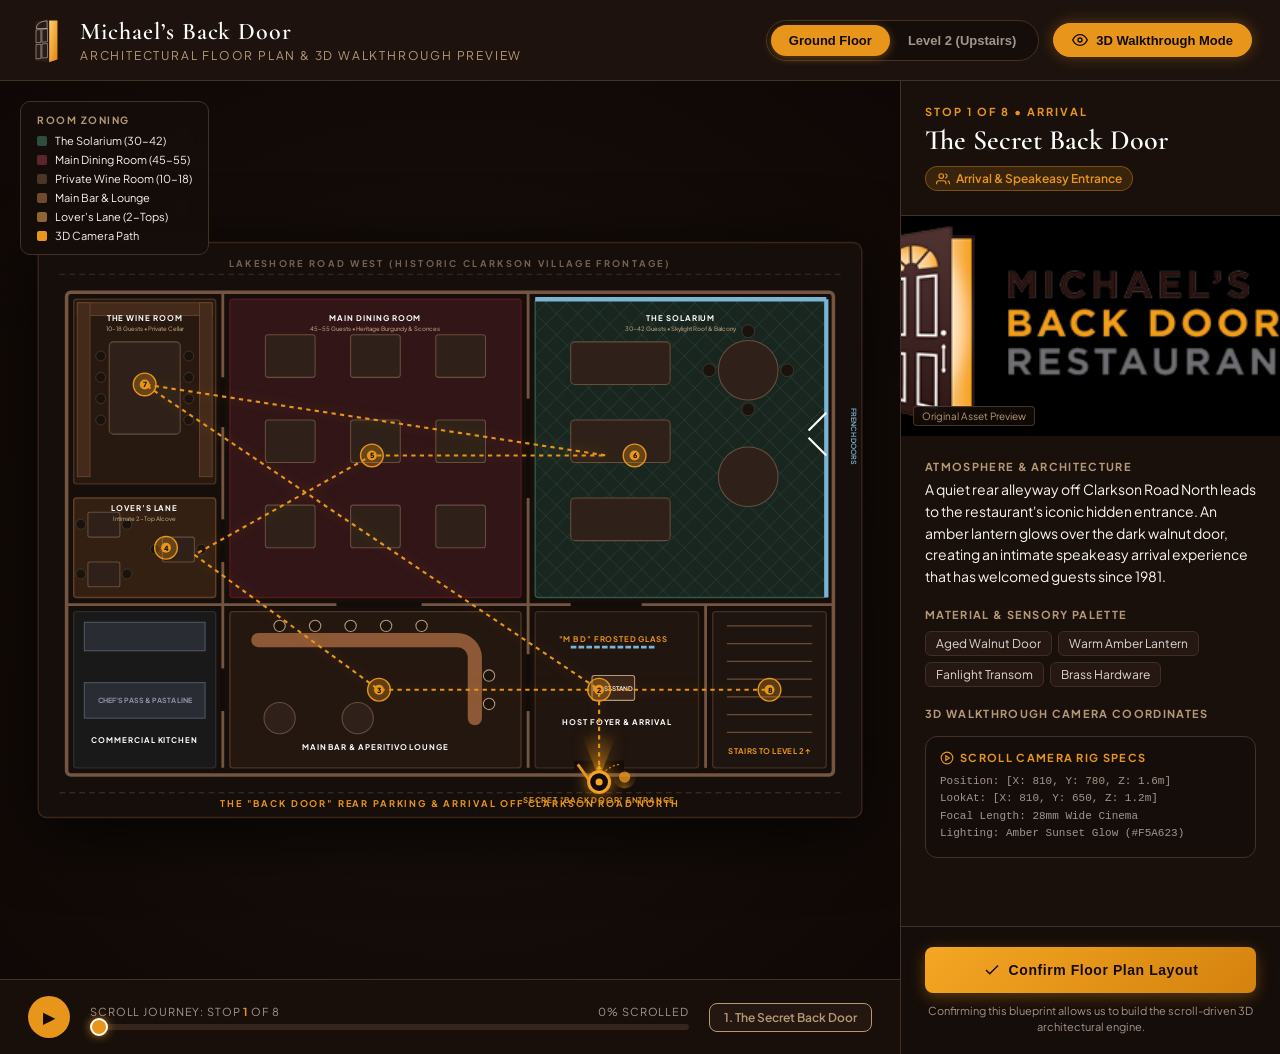
<file: floorplan.html>
<!DOCTYPE html>
<html lang="en">
<head>
  <meta charset="UTF-8">
  <meta name="viewport" content="width=device-width, initial-scale=1.0">
  <title>Michael's Back Door — Interactive Floor Plan & 3D Walkthrough Planner</title>
  <link rel="preconnect" href="https://fonts.googleapis.com">
  <link rel="preconnect" href="https://fonts.gstatic.com" crossorigin>
  <link href="https://fonts.googleapis.com/css2?family=Cormorant+Garamond:ital,wght@0,500;0,600;0,700;1,400;1,600&family=Plus+Jakarta+Sans:wght@300;400;500;600;700&display=swap" rel="stylesheet">
  
  <style>
    :root {
      --espresso: #1f140f;
      --espresso-surface: #2b1d16;
      --espresso-border: #443126;
      --gold-primary: #e7951b;
      --gold-champagne: #b59976;
      --gold-glow: rgba(231, 149, 27, 0.35);
      --alabaster: #f8f4f1;
      --text-muted: #a3958c;
      --charcoal: #141517;
      --charcoal-surface: #1e2023;
      --charcoal-border: #32353a;
      --wine: #691b24;
      --solarium: #2b4c3f;
      --wood: #543926;
    }

    * {
      box-sizing: border-box;
      margin: 0;
      padding: 0;
      -webkit-font-smoothing: antialiased;
    }

    body {
      background: #120b08;
      color: var(--alabaster);
      font-family: 'Plus Jakarta Sans', sans-serif;
      min-height: 100vh;
      display: flex;
      flex-direction: column;
      overflow-x: hidden;
    }

    /* === HEADER === */
    header {
      background: rgba(31, 20, 15, 0.95);
      border-bottom: 1px solid var(--espresso-border);
      backdrop-filter: blur(12px);
      padding: 16px 28px;
      display: flex;
      align-items: center;
      justify-content: space-between;
      position: sticky;
      top: 0;
      z-index: 100;
    }

    .brand-group {
      display: flex;
      align-items: center;
      gap: 16px;
    }

    .brand-icon {
      width: 36px;
      height: 48px;
      display: inline-block;
    }

    .brand-title h1 {
      font-family: 'Cormorant Garamond', serif;
      font-size: 24px;
      font-weight: 600;
      letter-spacing: 0.04em;
      color: #fff;
    }

    .brand-title p {
      font-size: 12px;
      color: var(--gold-champagne);
      letter-spacing: 0.15em;
      text-transform: uppercase;
      margin-top: 2px;
    }

    .header-controls {
      display: flex;
      align-items: center;
      gap: 14px;
    }

    .level-toggle {
      display: flex;
      background: #140d0a;
      border: 1px solid var(--espresso-border);
      border-radius: 30px;
      padding: 4px;
    }

    .level-btn {
      background: transparent;
      border: none;
      color: var(--text-muted);
      padding: 8px 18px;
      border-radius: 20px;
      font-size: 13px;
      font-weight: 600;
      cursor: pointer;
      transition: all 0.25s ease;
    }

    .level-btn.active {
      background: var(--gold-primary);
      color: #120b08;
      box-shadow: 0 2px 10px rgba(231, 149, 27, 0.4);
    }

    .mode-btn {
      background: rgba(181, 153, 118, 0.15);
      border: 1px solid var(--gold-champagne);
      color: var(--gold-champagne);
      padding: 8px 18px;
      border-radius: 30px;
      font-size: 13px;
      font-weight: 600;
      cursor: pointer;
      display: flex;
      align-items: center;
      gap: 8px;
      transition: all 0.25s ease;
    }

    .mode-btn:hover {
      background: var(--gold-champagne);
      color: #120b08;
    }

    .mode-btn.active {
      background: var(--gold-primary);
      border-color: var(--gold-primary);
      color: #120b08;
      box-shadow: 0 0 15px var(--gold-glow);
    }

    /* === MAIN CONTAINER === */
    .app-workspace {
      display: grid;
      grid-template-columns: 1fr 380px;
      flex: 1;
      height: calc(100vh - 81px);
      overflow: hidden;
    }

    /* === FLOOR PLAN CANVAS AREA === */
    .viewport-area {
      position: relative;
      background: radial-gradient(circle at center, #1b120c 0%, #0e0705 100%);
      display: flex;
      flex-direction: column;
      overflow: hidden;
    }

    .blueprint-container {
      flex: 1;
      position: relative;
      display: flex;
      align-items: center;
      justify-content: center;
      padding: 24px;
      overflow: auto;
    }

    svg#blueprint-svg {
      max-width: 100%;
      max-height: 100%;
      filter: drop-shadow(0 15px 35px rgba(0, 0, 0, 0.8));
      user-select: none;
    }

    /* SVG Architectural Styles */
    .arch-wall {
      fill: #221711;
      stroke: #594334;
      stroke-width: 2.5;
    }

    .arch-window {
      stroke: #7bb5d4;
      stroke-width: 2.5;
      stroke-dasharray: 4 2;
    }

    .arch-door-swing {
      stroke: var(--gold-champagne);
      stroke-width: 1.2;
      stroke-dasharray: 3 3;
      fill: none;
    }

    .arch-table {
      fill: #2f2119;
      stroke: #664d3d;
      stroke-width: 1.5;
      transition: all 0.3s ease;
    }

    .arch-chair {
      fill: #1a120d;
      stroke: #523e31;
      stroke-width: 1;
    }

    .room-zone {
      cursor: pointer;
      transition: all 0.3s ease;
      opacity: 0.75;
    }

    .room-zone:hover {
      opacity: 0.95;
      filter: brightness(1.25);
    }

    .room-zone.selected {
      opacity: 1;
      stroke: var(--gold-primary) !important;
      stroke-width: 3.5 !important;
      filter: drop-shadow(0 0 16px rgba(231, 149, 27, 0.6));
    }

    .room-label {
      font-family: 'Plus Jakarta Sans', sans-serif;
      font-size: 11px;
      font-weight: 700;
      letter-spacing: 0.12em;
      fill: #ffffff;
      text-anchor: middle;
      pointer-events: none;
      text-transform: uppercase;
    }

    .room-sublabel {
      font-family: 'Plus Jakarta Sans', sans-serif;
      font-size: 8.5px;
      font-weight: 500;
      fill: var(--gold-champagne);
      text-anchor: middle;
      pointer-events: none;
    }

    /* Camera Walkthrough Elements */
    .walkthrough-path {
      stroke: var(--gold-primary);
      stroke-width: 3;
      stroke-dasharray: 6 6;
      fill: none;
      filter: drop-shadow(0 0 8px var(--gold-glow));
      animation: dashMove 20s linear infinite;
    }

    @keyframes dashMove {
      to {
        stroke-dashoffset: -1000;
      }
    }

    .camera-avatar {
      filter: drop-shadow(0 0 12px rgba(231, 149, 27, 0.9));
      transition: transform 0.4s cubic-bezier(0.16, 1, 0.3, 1);
    }

    .camera-cone {
      fill: url(#cameraBeam);
      opacity: 0.85;
      pointer-events: none;
    }

    .camera-waypoint {
      cursor: pointer;
      transition: all 0.25s ease;
    }

    .camera-waypoint:hover circle.wp-outer {
      transform: scale(1.3);
      fill: var(--gold-primary);
    }

    /* === BOTTOM SCROLL SIMULATOR BAR === */
    .scroll-sim-bar {
      background: rgba(26, 17, 12, 0.92);
      border-top: 1px solid var(--espresso-border);
      padding: 16px 28px;
      display: flex;
      align-items: center;
      gap: 20px;
      backdrop-filter: blur(8px);
      z-index: 20;
    }

    .sim-play-btn {
      width: 42px;
      height: 42px;
      border-radius: 50%;
      background: var(--gold-primary);
      border: none;
      color: #120b08;
      font-size: 16px;
      display: flex;
      align-items: center;
      justify-content: center;
      cursor: pointer;
      flex-shrink: 0;
      transition: all 0.2s ease;
    }

    .sim-play-btn:hover {
      transform: scale(1.06);
      box-shadow: 0 0 18px var(--gold-glow);
    }

    .slider-group {
      flex: 1;
      display: flex;
      flex-direction: column;
      gap: 6px;
    }

    .slider-labels {
      display: flex;
      justify-content: space-between;
      font-size: 11px;
      color: var(--text-muted);
      text-transform: uppercase;
      letter-spacing: 0.08em;
    }

    .scroll-slider {
      width: 100%;
      height: 6px;
      -webkit-appearance: none;
      background: #36251c;
      border-radius: 4px;
      outline: none;
      cursor: pointer;
    }

    .scroll-slider::-webkit-slider-thumb {
      -webkit-appearance: none;
      width: 18px;
      height: 18px;
      border-radius: 50%;
      background: var(--gold-primary);
      cursor: pointer;
      box-shadow: 0 0 10px rgba(231, 149, 27, 0.8);
      border: 2px solid #fff;
      transition: transform 0.15s ease;
    }

    .scroll-slider::-webkit-slider-thumb:hover {
      transform: scale(1.2);
    }

    .current-stop-badge {
      background: #241610;
      border: 1px solid var(--gold-champagne);
      border-radius: 8px;
      padding: 6px 14px;
      font-size: 12px;
      font-weight: 600;
      color: var(--gold-champagne);
      white-space: nowrap;
    }

    /* === SIDEBAR INSPECTOR DRAWER === */
    .sidebar-drawer {
      background: #19100b;
      border-left: 1px solid var(--espresso-border);
      display: flex;
      flex-direction: column;
      overflow-y: auto;
      z-index: 50;
    }

    .drawer-header {
      padding: 24px;
      border-bottom: 1px solid var(--espresso-border);
      position: relative;
    }

    .room-kicker {
      font-size: 11px;
      font-weight: 700;
      text-transform: uppercase;
      letter-spacing: 0.18em;
      color: var(--gold-primary);
      margin-bottom: 6px;
    }

    .drawer-header h2 {
      font-family: 'Cormorant Garamond', serif;
      font-size: 28px;
      font-weight: 600;
      line-height: 1.15;
      color: #fff;
    }

    .capacity-badge {
      display: inline-flex;
      align-items: center;
      gap: 6px;
      background: rgba(231, 149, 27, 0.15);
      border: 1px solid rgba(231, 149, 27, 0.4);
      color: var(--gold-primary);
      padding: 4px 10px;
      border-radius: 20px;
      font-size: 12px;
      font-weight: 600;
      margin-top: 10px;
    }

    /* Drawer Media Preview */
    .drawer-media {
      position: relative;
      height: 220px;
      background: #000;
      overflow: hidden;
    }

    .drawer-media img {
      width: 100%;
      height: 100%;
      object-fit: cover;
      transition: transform 0.6s ease;
    }

    .drawer-media:hover img {
      transform: scale(1.05);
    }

    .media-badge {
      position: absolute;
      bottom: 10px;
      left: 12px;
      background: rgba(18, 11, 8, 0.85);
      backdrop-filter: blur(6px);
      padding: 3px 8px;
      border-radius: 4px;
      font-size: 10px;
      color: var(--gold-champagne);
      border: 1px solid rgba(181, 153, 118, 0.3);
    }

    /* Drawer Content Sections */
    .drawer-body {
      padding: 24px;
      display: flex;
      flex-direction: column;
      gap: 20px;
    }

    .spec-block {
      display: flex;
      flex-direction: column;
      gap: 6px;
    }

    .spec-label {
      font-size: 11px;
      font-weight: 700;
      text-transform: uppercase;
      letter-spacing: 0.12em;
      color: var(--gold-champagne);
    }

    .spec-value {
      font-size: 14px;
      color: var(--alabaster);
      line-height: 1.55;
    }

    .chips-group {
      display: flex;
      flex-wrap: wrap;
      gap: 6px;
      margin-top: 4px;
    }

    .chip {
      background: #251812;
      border: 1px solid #422d21;
      padding: 4px 10px;
      border-radius: 6px;
      font-size: 12px;
      color: #dfd7d2;
    }

    /* 3D Walkthrough Viewport Simulation Box */
    .walkthrough-sim-box {
      background: #140d0a;
      border: 1px solid var(--espresso-border);
      border-radius: 12px;
      padding: 14px;
      margin-top: 10px;
    }

    .sim-box-title {
      font-size: 11px;
      font-weight: 700;
      color: var(--gold-primary);
      text-transform: uppercase;
      letter-spacing: 0.12em;
      margin-bottom: 8px;
      display: flex;
      align-items: center;
      gap: 6px;
    }

    .camera-coords {
      font-family: monospace;
      font-size: 11px;
      color: var(--text-muted);
      line-height: 1.6;
    }

    /* Confirm Action Footer */
    .drawer-footer {
      padding: 20px 24px;
      border-top: 1px solid var(--espresso-border);
      background: #150d09;
      margin-top: auto;
      display: flex;
      flex-direction: column;
      gap: 10px;
    }

    .confirm-btn {
      background: linear-gradient(135deg, #f5a623 0%, #d4820e 100%);
      color: #120b08;
      border: none;
      padding: 14px;
      border-radius: 8px;
      font-weight: 700;
      font-size: 14px;
      cursor: pointer;
      display: flex;
      align-items: center;
      justify-content: center;
      gap: 8px;
      letter-spacing: 0.04em;
      transition: all 0.25s ease;
      box-shadow: 0 4px 16px rgba(231, 149, 27, 0.35);
    }

    .confirm-btn:hover {
      transform: translateY(-2px);
      box-shadow: 0 6px 22px rgba(231, 149, 27, 0.55);
    }

    .feedback-note {
      font-size: 11px;
      color: var(--text-muted);
      text-align: center;
      line-height: 1.4;
    }

    /* Legend Overlay */
    .legend-overlay {
      position: absolute;
      top: 20px;
      left: 20px;
      background: rgba(22, 14, 10, 0.9);
      border: 1px solid var(--espresso-border);
      border-radius: 10px;
      padding: 12px 16px;
      backdrop-filter: blur(8px);
      display: flex;
      flex-direction: column;
      gap: 6px;
      z-index: 10;
      pointer-events: none;
    }

    .legend-title {
      font-size: 10px;
      font-weight: 700;
      letter-spacing: 0.15em;
      text-transform: uppercase;
      color: var(--gold-champagne);
      margin-bottom: 2px;
    }

    .legend-item {
      display: flex;
      align-items: center;
      gap: 8px;
      font-size: 11px;
      color: var(--alabaster);
    }

    .legend-color {
      width: 10px;
      height: 10px;
      border-radius: 2px;
    }

    /* Modal dialog for confirmation */
    .confirm-modal {
      display: none;
      position: fixed;
      inset: 0;
      background: rgba(0, 0, 0, 0.85);
      backdrop-filter: blur(10px);
      z-index: 1000;
      align-items: center;
      justify-content: center;
      padding: 20px;
    }

    .confirm-modal.open {
      display: flex;
    }

    .modal-box {
      background: #1f140f;
      border: 1px solid var(--gold-champagne);
      border-radius: 16px;
      max-width: 520px;
      width: 100%;
      padding: 32px;
      box-shadow: 0 25px 60px rgba(0, 0, 0, 0.9);
      position: relative;
    }

    .modal-box h3 {
      font-family: 'Cormorant Garamond', serif;
      font-size: 28px;
      color: #fff;
      margin-bottom: 8px;
    }

    .modal-box p {
      font-size: 14px;
      color: #ccc;
      line-height: 1.6;
      margin-bottom: 20px;
    }

    .modal-close {
      position: absolute;
      top: 18px;
      right: 18px;
      background: transparent;
      border: none;
      color: var(--text-muted);
      font-size: 20px;
      cursor: pointer;
    }
  </style>
</head>
<body>

  <!-- Top Navigation & Controls -->
  <header>
    <div class="brand-group">
      <svg class="brand-icon" viewBox="0 0 160 260" fill="none">
        <polygon points="96,25 142,25 142,235 96,250" fill="url(#hdrDoorGlow)" />
        <polygon points="18,25 96,15 96,255 18,245" fill="#2B1B15" stroke="#150C09" stroke-width="2" />
        <path d="M28,68 C28,40 50,30 86,26 L86,68 Z" fill="none" stroke="#FFFFFF" stroke-width="3" opacity="0.9" />
        <polygon points="26,76 52,73 52,143 26,145" fill="none" stroke="#FFFFFF" stroke-width="2.5" opacity="0.85" />
        <polygon points="58,72 88,69 88,139 58,142" fill="none" stroke="#FFFFFF" stroke-width="2.5" opacity="0.85" />
        <polygon points="26,155 52,153 52,230 26,233" fill="none" stroke="#FFFFFF" stroke-width="2.5" opacity="0.85" />
        <polygon points="58,152 88,149 88,225 58,228" fill="none" stroke="#FFFFFF" stroke-width="2.5" opacity="0.85" />
        <defs>
          <linearGradient id="hdrDoorGlow" x1="0" y1="0" x2="1" y2="1">
            <stop offset="0%" stop-color="#FFD074"/>
            <stop offset="100%" stop-color="#E28308"/>
          </linearGradient>
        </defs>
      </svg>
      <div class="brand-title">
        <h1>Michael’s Back Door</h1>
        <p>Architectural Floor Plan & 3D Walkthrough Preview</p>
      </div>
    </div>

    <div class="header-controls">
      <div class="level-toggle">
        <button class="level-btn active" id="btn-lvl-1" onclick="switchLevel(1)">Ground Floor</button>
        <button class="level-btn" id="btn-lvl-2" onclick="switchLevel(2)">Level 2 (Upstairs)</button>
      </div>
      <button class="mode-btn active" id="btn-walkthrough-mode" onclick="toggleWalkthroughMode()">
        <svg width="16" height="16" viewBox="0 0 24 24" fill="none" stroke="currentColor" stroke-width="2"><path d="M1 12s4-8 11-8 11 8 11 8-4 8-11 8-11-8-11-8z"/><circle cx="12" cy="12" r="3"/></svg>
        3D Walkthrough Mode
      </button>
    </div>
  </header>

  <!-- Workspace Container -->
  <div class="app-workspace">

    <!-- Viewport Area -->
    <div class="viewport-area">

      <!-- Map Legend -->
      <div class="legend-overlay">
        <span class="legend-title">Room Zoning</span>
        <div class="legend-item"><span class="legend-color" style="background:#2c4e3f;"></span> The Solarium (30-42)</div>
        <div class="legend-item"><span class="legend-color" style="background:#5c242b;"></span> Main Dining Room (45-55)</div>
        <div class="legend-item"><span class="legend-color" style="background:#4b3524;"></span> Private Wine Room (10-18)</div>
        <div class="legend-item"><span class="legend-color" style="background:#704b2b;"></span> Main Bar & Lounge</div>
        <div class="legend-item"><span class="legend-color" style="background:#8f6534;"></span> Lover's Lane (2-Tops)</div>
        <div class="legend-item"><span class="legend-color" style="background:var(--gold-primary);"></span> 3D Camera Path</div>
      </div>

      <!-- Blueprint SVG Canvas -->
      <div class="blueprint-container" id="blueprint-wrapper">

        <!-- GROUND FLOOR SVG -->
        <svg id="blueprint-svg" viewBox="0 0 1200 850" width="1200" height="850">
          <defs>
            <!-- Camera Light Field Gradient -->
            <radialGradient id="cameraBeam" cx="50%" cy="100%" r="90%">
              <stop offset="0%" stop-color="#F5A623" stop-opacity="0.8" />
              <stop offset="40%" stop-color="#E7951B" stop-opacity="0.35" />
              <stop offset="100%" stop-color="#D4820E" stop-opacity="0" />
            </radialGradient>

            <pattern id="solariumGlassPattern" width="30" height="30" patternUnits="userSpaceOnUse">
              <rect width="30" height="30" fill="#1b2f28" />
              <path d="M 0,0 L 30,30 M 30,0 L 0,30" stroke="#2e5344" stroke-width="1" />
            </pattern>

            <pattern id="woodSlatPattern" width="8" height="20" patternUnits="userSpaceOnUse">
              <rect width="8" height="20" fill="#2b1a11" />
              <line x1="0" y1="0" x2="0" y2="20" stroke="#4a3122" stroke-width="2" />
            </pattern>
            
            <pattern id="herringbonePattern" width="20" height="20" patternUnits="userSpaceOnUse">
              <rect width="20" height="20" fill="#20150e" />
              <line x1="0" y1="0" x2="20" y2="20" stroke="#362318" stroke-width="1.2" />
              <line x1="0" y1="20" x2="20" y2="0" stroke="#362318" stroke-width="1.2" />
            </pattern>
          </defs>

          <!-- Outer Site Boundary / Clarkson Village Frontage & Rear Alley -->
          <rect x="20" y="20" width="1160" height="810" fill="#160e0a" stroke="#38251a" stroke-width="2" rx="12" />

          <!-- Street & Rear Alley Annotations -->
          <text x="600" y="55" fill="#756254" font-size="13" font-weight="700" letter-spacing="0.25em" text-anchor="middle">LAKESHORE ROAD WEST (HISTORIC CLARKSON VILLAGE FRONTAGE)</text>
          <line x1="50" y1="65" x2="1150" y2="65" stroke="#38251a" stroke-width="1.5" stroke-dasharray="8 6" />

          <text x="600" y="815" fill="#e7951b" font-size="13" font-weight="700" letter-spacing="0.2em" text-anchor="middle">THE "BACK DOOR" REAR PARKING & ARRIVAL OFF CLARKSON ROAD NORTH</text>
          <line x1="50" y1="795" x2="1150" y2="795" stroke="#4a3122" stroke-width="1.5" stroke-dasharray="8 6" />

          <!-- GROUND FLOOR PLAN GROUP -->
          <g id="ground-floor-plan">
            
            <!-- Floor Finish Bases -->
            <!-- 1. The Solarium Room Area -->
            <rect id="zone-solarium" class="room-zone" x="720" y="100" width="410" height="420" fill="url(#solariumGlassPattern)" stroke="#3f6e5a" stroke-width="2" rx="4" onclick="selectRoom('solarium')" />
            
            <!-- 2. Main Dining Room Area -->
            <rect id="zone-main-dining" class="room-zone" x="290" y="100" width="410" height="420" fill="#3a181c" stroke="#691b24" stroke-width="2" rx="4" onclick="selectRoom('main-dining')" />

            <!-- 3. The Wine Room -->
            <rect id="zone-wine-room" class="room-zone" x="70" y="100" width="200" height="260" fill="#2d1c12" stroke="#5a3d28" stroke-width="2" rx="4" onclick="selectRoom('wine-room')" />

            <!-- 4. Lover's Lane Romantic Alcove -->
            <rect id="zone-lovers-lane" class="room-zone" x="70" y="380" width="200" height="140" fill="#3d2616" stroke="#7a4f2f" stroke-width="2" rx="4" onclick="selectRoom('lovers-lane')" />

            <!-- 5. Main Bar & Lounge Area -->
            <rect id="zone-bar" class="room-zone" x="290" y="540" width="410" height="220" fill="#291a12" stroke="#61412c" stroke-width="2" rx="4" onclick="selectRoom('bar')" />

            <!-- 6. Host Foyer & Monogram Threshold -->
            <rect id="zone-foyer" class="room-zone" x="720" y="540" width="230" height="220" fill="#241811" stroke="#4d3423" stroke-width="2" rx="4" onclick="selectRoom('foyer')" />

            <!-- 7. Kitchen & Pass (Back of House) -->
            <rect id="zone-kitchen" class="room-zone" x="70" y="540" width="200" height="220" fill="#1b1d20" stroke="#33373e" stroke-width="2" rx="4" onclick="selectRoom('kitchen')" />

            <!-- 8. Staircase to Level 2 (Upstairs at Michael's) -->
            <rect id="zone-stairs" class="room-zone" x="970" y="540" width="160" height="220" fill="#221813" stroke="#523927" stroke-width="2" rx="4" onclick="selectRoom('stairs')" />

            <!-- ARCHITECTURAL WALLS & STRUCTURE -->
            <!-- Main Outer Structural Walls -->
            <rect x="60" y="90" width="1080" height="680" fill="none" stroke="#735541" stroke-width="5" rx="6" />

            <!-- Interior Partition Walls -->
            <!-- Horizontal main spine wall -->
            <line x1="60" y1="530" x2="1140" y2="530" stroke="#735541" stroke-width="4" />
            <!-- Openings in spine wall -->
            <line x1="440" y1="530" x2="560" y2="530" stroke="#120b08" stroke-width="6" /> <!-- Bar to Dining opening -->
            <line x1="770" y1="530" x2="870" y2="530" stroke="#120b08" stroke-width="6" /> <!-- Foyer to Solarium opening -->

            <!-- Vertical dividing walls -->
            <line x1="280" y1="90" x2="280" y2="760" stroke="#735541" stroke-width="4" />
            <line x1="280" y1="210" x2="280" y2="280" stroke="#120b08" stroke-width="6" /> <!-- Wine room door -->
            <line x1="280" y1="410" x2="280" y2="470" stroke="#120b08" stroke-width="6" /> <!-- Lover's lane door -->
            <line x1="280" y1="620" x2="280" y2="680" stroke="#120b08" stroke-width="6" /> <!-- Kitchen pass opening -->

            <line x1="710" y1="90" x2="710" y2="760" stroke="#735541" stroke-width="4" />
            <line x1="710" y1="240" x2="710" y2="380" stroke="#120b08" stroke-width="6" /> <!-- Dining to Solarium archway -->
            <line x1="710" y1="600" x2="710" y2="680" stroke="#120b08" stroke-width="6" /> <!-- Foyer to Bar entrance -->

            <line x1="960" y1="530" x2="960" y2="760" stroke="#735541" stroke-width="4" />

            <!-- The Iconic Secret Back Door Entrance Element -->
            <g id="backdoor-entrance-mark" transform="translate(810, 755)">
              <!-- Door frame threshold opening -->
              <rect x="-35" y="-5" width="70" height="15" fill="#120b08" />
              <!-- Swinging Door Leaf -->
              <line x1="-30" y1="0" x2="-5" y2="35" stroke="#e7951b" stroke-width="4" />
              <path d="M -5,35 A 40 40 0 0 1 30,0" fill="none" stroke="#e7951b" stroke-width="1.5" stroke-dasharray="3 3" />
              <!-- Glowing lantern -->
              <circle cx="36" cy="18" r="8" fill="#e7951b" opacity="0.8" />
              <circle cx="36" cy="18" r="16" fill="url(#cameraBeam)" opacity="0.5" />
              <text x="0" y="55" fill="#e7951b" font-size="11" font-weight="700" letter-spacing="0.1em" text-anchor="middle">SECRET "BACK DOOR" ENTRANCE</text>
            </g>

            <!-- Solarium Architectural Windows & French Doors -->
            <!-- Atrium Skylight Grid indicator -->
            <line x1="720" y1="100" x2="1130" y2="100" stroke="#7bb5d4" stroke-width="6" />
            <line x1="1130" y1="100" x2="1130" y2="520" stroke="#7bb5d4" stroke-width="6" />
            <!-- French Doors to Balcony -->
            <g transform="translate(1130, 290)">
              <line x1="0" y1="-30" x2="-25" y2="-5" stroke="#fff" stroke-width="3" />
              <line x1="0" y1="30" x2="-25" y2="5" stroke="#fff" stroke-width="3" />
              <text x="35" y="4" fill="#7bb5d4" font-size="10" font-weight="600" text-anchor="middle" transform="rotate(90, 35, 4)">FRENCH DOORS</text>
            </g>

            <!-- FURNITURE & FIXTURES DETAIL -->
            <!-- 1. The Solarium Layout -->
            <!-- Large banquet tables & rounds -->
            <g id="solarium-tables">
              <rect class="arch-table" x="770" y="160" width="140" height="60" rx="6" />
              <rect class="arch-table" x="770" y="270" width="140" height="60" rx="6" />
              <rect class="arch-table" x="770" y="380" width="140" height="60" rx="6" />
              <circle class="arch-table" cx="1020" cy="200" r="42" />
              <circle class="arch-table" cx="1020" cy="350" r="42" />
              <!-- chairs around round table -->
              <circle class="arch-chair" cx="1020" cy="145" r="9" />
              <circle class="arch-chair" cx="1020" cy="255" r="9" />
              <circle class="arch-chair" cx="965" cy="200" r="9" />
              <circle class="arch-chair" cx="1075" cy="200" r="9" />
            </g>

            <!-- 2. Main Dining Room Layout -->
            <g id="main-dining-tables">
              <!-- Central 4-top tables -->
              <rect class="arch-table" x="340" y="150" width="70" height="60" rx="4" />
              <rect class="arch-table" x="460" y="150" width="70" height="60" rx="4" />
              <rect class="arch-table" x="580" y="150" width="70" height="60" rx="4" />

              <rect class="arch-table" x="340" y="270" width="70" height="60" rx="4" />
              <rect class="arch-table" x="460" y="270" width="70" height="60" rx="4" />
              <rect class="arch-table" x="580" y="270" width="70" height="60" rx="4" />

              <rect class="arch-table" x="340" y="390" width="70" height="60" rx="4" />
              <rect class="arch-table" x="460" y="390" width="70" height="60" rx="4" />
              <rect class="arch-table" x="580" y="390" width="70" height="60" rx="4" />
            </g>

            <!-- 3. The Wine Room Layout -->
            <g id="wine-room-fixtures">
              <!-- Perimeter wine racks -->
              <rect x="75" y="105" width="190" height="18" fill="#442a1b" stroke="#734e35" stroke-width="1" />
              <rect x="75" y="105" width="18" height="245" fill="#442a1b" stroke="#734e35" stroke-width="1" />
              <rect x="247" y="105" width="18" height="245" fill="#442a1b" stroke="#734e35" stroke-width="1" />
              <!-- Central Grand Tasting Table -->
              <rect class="arch-table" x="120" y="160" width="100" height="130" rx="6" />
              <!-- Tasting chairs -->
              <circle class="arch-chair" cx="108" cy="180" r="7" />
              <circle class="arch-chair" cx="108" cy="210" r="7" />
              <circle class="arch-chair" cx="108" cy="240" r="7" />
              <circle class="arch-chair" cx="108" cy="270" r="7" />
              <circle class="arch-chair" cx="232" cy="180" r="7" />
              <circle class="arch-chair" cx="232" cy="210" r="7" />
              <circle class="arch-chair" cx="232" cy="240" r="7" />
              <circle class="arch-chair" cx="232" cy="270" r="7" />
            </g>

            <!-- 4. Lover's Lane Layout -->
            <g id="lovers-lane-fixtures">
              <!-- 3 intimate 2-top banquettes with dividers -->
              <rect class="arch-table" x="90" y="400" width="45" height="35" rx="3" />
              <circle class="arch-chair" cx="80" cy="417" r="7" />
              <circle class="arch-chair" cx="145" cy="417" r="7" />

              <rect class="arch-table" x="90" y="470" width="45" height="35" rx="3" />
              <circle class="arch-chair" cx="80" cy="487" r="7" />
              <circle class="arch-chair" cx="145" cy="487" r="7" />

              <rect class="arch-table" x="195" y="435" width="45" height="35" rx="3" />
              <circle class="arch-chair" cx="185" cy="452" r="7" />
              <circle class="arch-chair" cx="250" cy="452" r="7" />
            </g>

            <!-- 5. Main Bar & Lounge Layout -->
            <g id="bar-fixtures">
              <!-- Mahogany Bar Counter -->
              <path d="M 330,580 L 610,580 A 25 25 0 0 1 635,605 L 635,690" fill="none" stroke="#8c5835" stroke-width="20" stroke-linecap="round" />
              <!-- Bar Stools -->
              <circle cx="360" cy="560" r="8" fill="#1b120c" stroke="#b59976" stroke-width="1.5" />
              <circle cx="410" cy="560" r="8" fill="#1b120c" stroke="#b59976" stroke-width="1.5" />
              <circle cx="460" cy="560" r="8" fill="#1b120c" stroke="#b59976" stroke-width="1.5" />
              <circle cx="510" cy="560" r="8" fill="#1b120c" stroke="#b59976" stroke-width="1.5" />
              <circle cx="560" cy="560" r="8" fill="#1b120c" stroke="#b59976" stroke-width="1.5" />
              <circle cx="655" cy="630" r="8" fill="#1b120c" stroke="#b59976" stroke-width="1.5" />
              <circle cx="655" cy="670" r="8" fill="#1b120c" stroke="#b59976" stroke-width="1.5" />
              <!-- Cocktail tables -->
              <circle class="arch-table" cx="360" cy="690" r="22" />
              <circle class="arch-table" cx="470" cy="690" r="22" />
            </g>

            <!-- 6. Foyer & Monogram Glass Wall -->
            <g id="foyer-fixtures">
              <!-- Frosted Glass Monogram Wall -->
              <line x1="770" y1="590" x2="890" y2="590" stroke="#7bb5d4" stroke-width="4" stroke-dasharray="8 3" />
              <text x="830" y="583" fill="#e7951b" font-size="11" font-weight="700" letter-spacing="0.1em" text-anchor="middle">"M B D" FROSTED GLASS</text>
              <!-- Host Podium -->
              <rect x="800" y="630" width="60" height="35" rx="3" fill="#3a251a" stroke="#b59976" stroke-width="1.5" />
              <text x="830" y="652" fill="#fff" font-size="9" font-weight="600" text-anchor="middle">HOST STAND</text>
            </g>

            <!-- 7. Kitchen Hot Line & Pass -->
            <g id="kitchen-fixtures">
              <rect x="85" y="555" width="170" height="40" fill="#292c33" stroke="#505663" stroke-width="1.5" />
              <rect x="85" y="640" width="170" height="50" fill="#292c33" stroke="#505663" stroke-width="1.5" />
              <text x="170" y="668" fill="#8d94a5" font-size="10" font-weight="700" text-anchor="middle">CHEF'S PASS & PASTA LINE</text>
            </g>

            <!-- 8. Staircase to Level 2 Detail -->
            <g id="stairs-fixtures">
              <!-- Treads -->
              <line x1="990" y1="560" x2="1110" y2="560" stroke="#6b4c37" stroke-width="2" />
              <line x1="990" y1="585" x2="1110" y2="585" stroke="#6b4c37" stroke-width="2" />
              <line x1="990" y1="610" x2="1110" y2="610" stroke="#6b4c37" stroke-width="2" />
              <line x1="990" y1="635" x2="1110" y2="635" stroke="#6b4c37" stroke-width="2" />
              <line x1="990" y1="660" x2="1110" y2="660" stroke="#6b4c37" stroke-width="2" />
              <line x1="990" y1="685" x2="1110" y2="685" stroke="#6b4c37" stroke-width="2" />
              <line x1="990" y1="710" x2="1110" y2="710" stroke="#6b4c37" stroke-width="2" />
              <text x="1050" y="740" fill="#e7951b" font-size="11" font-weight="700" letter-spacing="0.05em" text-anchor="middle">STAIRS TO LEVEL 2 ↑</text>
            </g>

            <!-- TEXT LABELS OVER ROOMS -->
            <g id="room-labels-g">
              <!-- Solarium -->
              <text class="room-label" x="925" y="130">The Solarium</text>
              <text class="room-sublabel" x="925" y="145">30–42 Guests • Skylight Roof & Balcony</text>

              <!-- Main Dining Room -->
              <text class="room-label" x="495" y="130">Main Dining Room</text>
              <text class="room-sublabel" x="495" y="145">45–55 Guests • Heritage Burgundy & Sconces</text>

              <!-- Wine Room -->
              <text class="room-label" x="170" y="130">The Wine Room</text>
              <text class="room-sublabel" x="170" y="145">10–18 Guests • Private Cellar</text>

              <!-- Lover's Lane -->
              <text class="room-label" x="170" y="398">Lover’s Lane</text>
              <text class="room-sublabel" x="170" y="412">Intimate 2-Top Alcove</text>

              <!-- Main Bar -->
              <text class="room-label" x="495" y="735">Main Bar & Aperitivo Lounge</text>

              <!-- Foyer -->
              <text class="room-label" x="835" y="700">Host Foyer & Arrival</text>

              <!-- Kitchen -->
              <text class="room-label" x="170" y="725" fill="#8d94a5">Commercial Kitchen</text>
            </g>

            <!-- 3D WALKTHROUGH PATH & WAYPOINTS OVERLAY -->
            <g id="walkthrough-layer">
              <!-- SVG Path connecting Stop 1 through Stop 8 -->
              <path id="camera-flight-path" class="walkthrough-path" d="
                M 810,780 
                L 810,650 
                L 740,650 
                L 500,650 
                L 240,460 
                L 490,320 
                L 820,320 
                L 170,220 
                L 810,650 
                L 1050,650
              " />

              <!-- Waypoints (Stops 1 to 8) -->
              <!-- Stop 1: Back Door Arrival -->
              <g class="camera-waypoint" transform="translate(810, 780)" onclick="goToStop(1)">
                <circle class="wp-outer" r="16" fill="rgba(231,149,27,0.3)" stroke="#e7951b" stroke-width="2" />
                <circle r="7" fill="#e7951b" />
                <text y="4" fill="#120b08" font-size="10" font-weight="800" text-anchor="middle">1</text>
              </g>

              <!-- Stop 2: Host Foyer & Monogram -->
              <g class="camera-waypoint" transform="translate(810, 650)" onclick="goToStop(2)">
                <circle class="wp-outer" r="16" fill="rgba(231,149,27,0.3)" stroke="#e7951b" stroke-width="2" />
                <circle r="7" fill="#e7951b" />
                <text y="4" fill="#120b08" font-size="10" font-weight="800" text-anchor="middle">2</text>
              </g>

              <!-- Stop 3: Main Bar & Lounge -->
              <g class="camera-waypoint" transform="translate(500, 650)" onclick="goToStop(3)">
                <circle class="wp-outer" r="16" fill="rgba(231,149,27,0.3)" stroke="#e7951b" stroke-width="2" />
                <circle r="7" fill="#e7951b" />
                <text y="4" fill="#120b08" font-size="10" font-weight="800" text-anchor="middle">3</text>
              </g>

              <!-- Stop 4: Lover's Lane Alcove -->
              <g class="camera-waypoint" transform="translate(200, 450)" onclick="goToStop(4)">
                <circle class="wp-outer" r="16" fill="rgba(231,149,27,0.3)" stroke="#e7951b" stroke-width="2" />
                <circle r="7" fill="#e7951b" />
                <text y="4" fill="#120b08" font-size="10" font-weight="800" text-anchor="middle">4</text>
              </g>

              <!-- Stop 5: Main Dining Room -->
              <g class="camera-waypoint" transform="translate(490, 320)" onclick="goToStop(5)">
                <circle class="wp-outer" r="16" fill="rgba(231,149,27,0.3)" stroke="#e7951b" stroke-width="2" />
                <circle r="7" fill="#e7951b" />
                <text y="4" fill="#120b08" font-size="10" font-weight="800" text-anchor="middle">5</text>
              </g>

              <!-- Stop 6: The Solarium -->
              <g class="camera-waypoint" transform="translate(860, 320)" onclick="goToStop(6)">
                <circle class="wp-outer" r="16" fill="rgba(231,149,27,0.3)" stroke="#e7951b" stroke-width="2" />
                <circle r="7" fill="#e7951b" />
                <text y="4" fill="#120b08" font-size="10" font-weight="800" text-anchor="middle">6</text>
              </g>

              <!-- Stop 7: The Private Wine Room -->
              <g class="camera-waypoint" transform="translate(170, 220)" onclick="goToStop(7)">
                <circle class="wp-outer" r="16" fill="rgba(231,149,27,0.3)" stroke="#e7951b" stroke-width="2" />
                <circle r="7" fill="#e7951b" />
                <text y="4" fill="#120b08" font-size="10" font-weight="800" text-anchor="middle">7</text>
              </g>

              <!-- Stop 8: Stairs to Level 2 -->
              <g class="camera-waypoint" transform="translate(1050, 650)" onclick="goToStop(8)">
                <circle class="wp-outer" r="16" fill="rgba(231,149,27,0.3)" stroke="#e7951b" stroke-width="2" />
                <circle r="7" fill="#e7951b" />
                <text y="4" fill="#120b08" font-size="10" font-weight="800" text-anchor="middle">8</text>
              </g>

              <!-- Dynamic 3D Camera / Avatar Object -->
              <g id="camera-avatar" class="camera-avatar" transform="translate(810, 780) rotate(0)">
                <!-- Light Cone / Camera Vision Cone -->
                <polygon class="camera-cone" points="-30,-80 30,-80 0,-5" />
                <!-- Camera Body -->
                <circle r="14" fill="#120b08" stroke="#f5a623" stroke-width="3" />
                <circle r="5" fill="#f5a623" />
                <path d="M -4,-18 L 4,-18 L 0,-24 Z" fill="#f5a623" />
              </g>
            </g>
          </g>

          <!-- LEVEL 2 (UPSTAIRS AT MICHAEL'S) PLAN GROUP (Hidden by default) -->
          <g id="level-2-plan" style="display:none;">
            <!-- Level 2 Floor Outline -->
            <rect x="250" y="100" width="880" height="660" fill="#17191d" stroke="#523927" stroke-width="4" rx="8" />

            <!-- Room Zones on Level 2 -->
            <!-- 1. The Slatted Wood Event Salon & Dining -->
            <rect id="zone-upstairs-salon" class="room-zone" x="270" y="120" width="560" height="620" fill="url(#woodSlatPattern)" stroke="#7d5a3c" stroke-width="2" rx="4" onclick="selectRoom('upstairs-salon')" />

            <!-- 2. Private Bar & Lounge Zone -->
            <rect id="zone-upstairs-bar" class="room-zone" x="850" y="120" width="260" height="340" fill="#202227" stroke="#4a505b" stroke-width="2" rx="4" onclick="selectRoom('upstairs-bar')" />

            <!-- 3. Staircase Arrival & Private Restrooms -->
            <rect id="zone-upstairs-stairs" class="room-zone" x="850" y="480" width="260" height="260" fill="#251b14" stroke="#5e3e29" stroke-width="2" rx="4" onclick="selectRoom('upstairs-stairs')" />

            <!-- Level 2 Interior Features -->
            <!-- Slatted Acoustic Timber Feature Wall -->
            <line x1="280" y1="130" x2="820" y2="130" stroke="#b59976" stroke-width="6" />
            <text x="550" y="155" fill="#b59976" font-size="11" font-weight="700" letter-spacing="0.1em" text-anchor="middle">VERTICAL SLATTED ACOUSTIC TIMBER WALL</text>

            <!-- Large Formal Dining Tables & Leather Banquettes -->
            <rect class="arch-table" x="320" y="240" width="220" height="75" rx="6" />
            <rect class="arch-table" x="320" y="380" width="220" height="75" rx="6" />
            <rect class="arch-table" x="320" y="520" width="220" height="75" rx="6" />

            <circle class="arch-table" cx="680" cy="280" r="50" />
            <circle class="arch-table" cx="680" cy="480" r="50" />

            <!-- Fluted Black Private Bar -->
            <path d="M 880,180 L 1050,180 A 20 20 0 0 1 1070,200 L 1070,280" fill="none" stroke="#2a2e36" stroke-width="22" stroke-linecap="round" />
            <circle cx="910" cy="155" r="8" fill="#120b08" stroke="#b59976" stroke-width="1.5" />
            <circle cx="960" cy="155" r="8" fill="#120b08" stroke="#b59976" stroke-width="1.5" />
            <circle cx="1010" cy="155" r="8" fill="#120b08" stroke="#b59976" stroke-width="1.5" />

            <!-- Upper Staircase Landing -->
            <text x="980" y="550" fill="#e7951b" font-size="12" font-weight="700" text-anchor="middle">STAIRCASE LANDING</text>
            <text x="980" y="650" fill="#a0aab8" font-size="11" font-weight="600" text-anchor="middle">PRIVATE RESTROOMS</text>

            <!-- Labels for Level 2 -->
            <text class="room-label" x="550" y="200" font-size="16">Upstairs at Michael's</text>
            <text class="room-sublabel" x="550" y="220">20–42 Seated Guests (Up to 50 Reception) • Modern Lounge & Private Bar</text>
            <text class="room-label" x="980" y="340">Private Cocktail Bar</text>
          </g>

        </svg>
      </div>

      <!-- Bottom Walkthrough Scroll Simulator Control Bar -->
      <div class="scroll-sim-bar">
        <button class="sim-play-btn" id="play-btn" onclick="togglePlayWalkthrough()">
          ▶
        </button>
        <div class="slider-group">
          <div class="slider-labels">
            <span>Scroll Journey: Stop <strong id="lbl-stop-num" style="color:var(--gold-primary);">1</strong> of 8</span>
            <span id="lbl-scroll-pct">0% Scrolled</span>
          </div>
          <input type="range" class="scroll-slider" id="walkthrough-slider" min="0" max="100" value="0" oninput="onScrollSlider(this.value)">
        </div>
        <div class="current-stop-badge" id="lbl-current-stop">
          1. The Secret Back Door Arrival
        </div>
      </div>
    </div>

    <!-- Right Sidebar Drawer (Room Details & 3D Camera Inspector) -->
    <div class="sidebar-drawer">
      <div class="drawer-header">
        <div class="room-kicker" id="d-kicker">STOP 1 OF 8 • ARRIVAL</div>
        <h2 id="d-title">The Secret Back Door</h2>
        <div class="capacity-badge" id="d-capacity">
          <svg width="14" height="14" viewBox="0 0 24 24" fill="none" stroke="currentColor" stroke-width="2"><path d="M17 21v-2a4 4 0 0 0-4-4H5a4 4 0 0 0-4 4v2"/><circle cx="9" cy="7" r="4"/><path d="M23 21v-2a4 4 0 0 0-3-3.87"/><path d="M16 3.13a4 4 0 0 1 0 7.75"/></svg>
          <span id="d-cap-text">Arrival & Speakeasy Entrance</span>
        </div>
      </div>

      <div class="drawer-media">
        <img id="d-img" src="assets/logos/michaels-back-door-logo-glowing-gold.png" alt="Room preview">
        <span class="media-badge" id="d-img-tag">Original Asset Preview</span>
      </div>

      <div class="drawer-body">
        <div class="spec-block">
          <span class="spec-label">Atmosphere & Architecture</span>
          <p class="spec-value" id="d-atmosphere">
            A quiet alleyway off Clarkson Road North leads to the restaurant's iconic rear entrance. An amber lantern glows over the dark walnut door, creating an intimate speakeasy arrival experience that has welcomed guests since 1981.
          </p>
        </div>

        <div class="spec-block">
          <span class="spec-label">Material & Sensory Palette</span>
          <div class="chips-group" id="d-chips">
            <span class="chip">Aged Walnut Timber</span>
            <span class="chip">Warm Amber Lantern</span>
            <span class="chip">Heritage Fanlight Transom</span>
            <span class="chip">Polished Brass Hardware</span>
          </div>
        </div>

        <div class="spec-block">
          <span class="spec-label">3D Walkthrough Camera Coordinates</span>
          <div class="walkthrough-sim-box">
            <div class="sim-box-title">
              <svg width="14" height="14" viewBox="0 0 24 24" fill="none" stroke="currentColor" stroke-width="2"><circle cx="12" cy="12" r="10"/><polygon points="10 8 16 12 10 16 10 8"/></svg>
              Scroll Camera Rig Specs
            </div>
            <div class="camera-coords" id="d-camera-specs">
              Position: [X: 810, Y: 780, Z: 1.6m]<br>
              LookAt: [X: 810, Y: 650, Z: 1.2m]<br>
              Focal Length: 28mm Wide Cinema<br>
              Lighting: Amber Sunset Glow (#F5A623)
            </div>
          </div>
        </div>
      </div>

      <div class="drawer-footer">
        <button class="confirm-btn" onclick="openConfirmModal()">
          <svg width="18" height="18" viewBox="0 0 24 24" fill="none" stroke="currentColor" stroke-width="2"><polyline points="20 6 9 17 4 12"/></svg>
          Confirm Floor Plan Layout
        </button>
        <p class="feedback-note">Confirming this blueprint allows us to build the scroll-driven 3D architectural engine.</p>
      </div>
    </div>
  </div>

  <!-- Confirmation Modal Dialog -->
  <div class="confirm-modal" id="confirm-modal">
    <div class="modal-box">
      <button class="modal-close" onclick="closeConfirmModal()">✕</button>
      <h3>Confirm Restaurant Floor Plan</h3>
      <p>
        You are confirming the architectural floor plan and 8-stop scroll sequence for Michael's Back Door Restaurant:
      </p>
      <ul style="margin-left: 20px; font-size: 13.5px; color: #ddd; line-height: 1.8; margin-bottom: 20px;">
        <li><strong>Ground Floor:</strong> Secret Back Door, Foyer (MBD Frosted Glass), Main Bar & Lounge, Lover's Lane (2-Tops), Main Dining Room (Burgundy walls), The Solarium (30–42 guests), The Wine Room (10–18 guests).</li>
        <li><strong>Level 2:</strong> Upstairs at Michael's (20–42 guests, acoustic slatted wood walls, private fluted bar).</li>
        <li><strong>Walkthrough Journey:</strong> 8 seamless camera waypoints triggered continuously via user scroll.</li>
      </ul>
      <button class="confirm-btn" style="width: 100%;" onclick="submitConfirmation()">
        Confirm Layout & Proceed to 3D Space Build
      </button>
    </div>
  </div>

  <script>
    // ROOM DATA & STOPS CATALOG
    const rooms = {
      'backdoor': {
        kicker: 'STOP 1 OF 8 • ARRIVAL',
        title: 'The Secret Back Door',
        capacity: 'Arrival & Speakeasy Entrance',
        img: 'assets/logos/michaels-back-door-logo-glowing-gold.png',
        atmosphere: "A quiet rear alleyway off Clarkson Road North leads to the restaurant's iconic hidden entrance. An amber lantern glows over the dark walnut door, creating an intimate speakeasy arrival experience that has welcomed guests since 1981.",
        chips: ['Aged Walnut Door', 'Warm Amber Lantern', 'Fanlight Transom', 'Brass Hardware'],
        camera: 'Position: [X: 810, Y: 780, Z: 1.6m]\nLookAt: [X: 810, Y: 650, Z: 1.2m]\nFocal Length: 28mm Wide Cinema\nLighting: Amber Sunset Glow (#F5A623)',
        svgZoneId: null,
        waypointPos: { x: 810, y: 780, rot: 0 }
      },
      'foyer': {
        kicker: 'STOP 2 OF 8 • THRESHOLD',
        title: 'Host Foyer & Glass Monogram',
        capacity: 'Welcoming & Host Check-in',
        img: 'assets/logos/michaels-back-door-monogram-frosted-glass.jpg',
        atmosphere: 'Passing through the back door, guests enter a warm candlelit vestibule anchored by vertical frosted glass panels etched with the classic "M B D" monogram, through which golden restaurant candlelight shimmers.',
        chips: ['M B D Glass Etching', 'Host Podium', 'Warm Bokeh Candlelight', 'Soft Italian Jazz'],
        camera: 'Position: [X: 810, Y: 650, Z: 1.6m]\nLookAt: [X: 680, Y: 650, Z: 1.3m]\nFocal Length: 35mm Prime\nLighting: Golden Bokeh & Glass Caustics',
        svgZoneId: 'zone-foyer',
        waypointPos: { x: 810, y: 650, rot: -45 }
      },
      'bar': {
        kicker: 'STOP 3 OF 8 • APERITIVO',
        title: 'Main Bar & Cocktail Lounge',
        capacity: '12 Bar Stools + 16 Lounge Seats',
        img: 'assets/interior_and_ambience/bar-bottles-campari-blown-glass-pendants.jpg',
        atmosphere: 'The social heartbeat of the restaurant. Handcrafted polished mahogany counter, amber blown-glass pendant lights, and a glowing back-bar stocked with vintage Campari, Aperol, and premium Italian amari.',
        chips: ['Blown Glass Pendants', 'Campari Display', 'Mahogany Counter', 'Italian Amari'],
        camera: 'Position: [X: 500, Y: 650, Z: 1.6m]\nLookAt: [X: 500, Y: 580, Z: 1.4m]\nFocal Length: 32mm Cinema\nLighting: Warm Amber Glow (2700K)',
        svgZoneId: 'zone-bar',
        waypointPos: { x: 500, y: 650, rot: 0 }
      },
      'lovers-lane': {
        kicker: 'STOP 4 OF 8 • ROMANTIC ALCOVE',
        title: 'Lover’s Lane',
        capacity: '3 Private 2-Top Tables (6 Guests Total)',
        img: 'assets/interior_and_ambience/table-setting-olive-oil-wine-glasses.jpg',
        atmosphere: 'The most requested date-night spot in Mississauga. A quiet, secluded alcove with dim candlelight, velvet pillows, and intimate corner seating tailored for anniversaries, proposals, and romantic evenings.',
        chips: ['Secluded Alcove', 'Candlelit 2-Tops', 'Linen Napkins', 'Crystal Stemware'],
        camera: 'Position: [X: 200, Y: 450, Z: 1.4m]\nLookAt: [X: 110, Y: 435, Z: 1.1m]\nFocal Length: 45mm Portrait Depth\nLighting: Low-Key Candlelight (2200K)',
        svgZoneId: 'zone-lovers-lane',
        waypointPos: { x: 200, y: 450, rot: -90 }
      },
      'main-dining': {
        kicker: 'STOP 5 OF 8 • HERITAGE SALON',
        title: 'The Main Dining Room',
        capacity: '45 to 55 Seated Guests',
        img: 'assets/interior_and_ambience/main-dining-room-burgundy-sconces.jpg',
        atmosphere: 'Classic 1981 European fine dining grandeur. Deep burgundy walls adorned with Italian oil paintings, warm brass wall sconces, crisp white double-draped tablecloths, and polished oak herringbone parquet flooring.',
        chips: ['Burgundy Walls', 'Brass Wall Sconces', 'Herringbone Wood', 'Fine Linens'],
        camera: 'Position: [X: 490, Y: 320, Z: 1.6m]\nLookAt: [X: 490, Y: 180, Z: 1.3m]\nFocal Length: 24mm Ultra-Wide\nLighting: Classic Brass Sconces & Chandeliers',
        svgZoneId: 'zone-main-dining',
        waypointPos: { x: 490, y: 320, rot: 0 }
      },
      'solarium': {
        kicker: 'STOP 6 OF 8 • SUNLIT ATRIUM',
        title: 'The Solarium',
        capacity: '30 to 42 Guests Private (16–22 Semi-Private)',
        img: 'assets/interior_and_ambience/solarium-dining-room-sunlight.jpg',
        atmosphere: 'A luminous, glass-enclosed atrium garden room. Glass skylight ceiling flooding the room with sunlight by day and starlight by night, with double French doors opening to an iron Juliet balcony overlooking Clarkson greenery.',
        chips: ['Glass Atrium Skylight', 'French Balcony Doors', 'Daylight to Starlight', 'Private Buyout'],
        camera: 'Position: [X: 860, Y: 320, Z: 1.7m]\nLookAt: [X: 1020, Y: 260, Z: 1.4m]\nFocal Length: 28mm Panoramic\nLighting: Volumetric Natural Daylight / Starlight',
        svgZoneId: 'zone-solarium',
        waypointPos: { x: 860, y: 320, rot: 45 }
      },
      'wine-room': {
        kicker: 'STOP 7 OF 8 • SOMMELIER CELLAR',
        title: 'The Private Wine Room',
        capacity: '10 to 18 Seated Guests',
        img: 'assets/interior_and_ambience/wine-room-private-dining-table.jpg',
        atmosphere: 'An exclusive, sommelier-curated private dining chamber lined floor-to-ceiling with custom dark wood racks holding 150+ international and Italian vintages (Caymus, Gaja, Antinori, Barolo). A solid walnut table anchors the room.',
        chips: ['150+ Cellar Vintages', 'Solid Walnut Table', 'Dedicated Sommelier', 'VIP Privacy'],
        camera: 'Position: [X: 170, Y: 220, Z: 1.5m]\nLookAt: [X: 170, Y: 150, Z: 1.2m]\nFocal Length: 35mm Intimate\nLighting: Warm Cellar Downlights (2400K)',
        svgZoneId: 'zone-wine-room',
        waypointPos: { x: 170, y: 220, rot: 0 }
      },
      'stairs': {
        kicker: 'STOP 8 OF 8 • LEVEL 2 ASCENT',
        title: 'Upstairs at Michael’s',
        capacity: '20 to 42 Seated Guests (Up to 50 Reception)',
        img: 'assets/interior_and_ambience/upstairs-at-michaels-wood-slat-lounge.jpg',
        atmosphere: 'Ascend the private staircase to Level 2: a newly renovated contemporary event salon. Modern vertical slatted acoustic oak/walnut timber walls, fluted matte black bar with marble counter, brushed brass bird lamps, and private restrooms.',
        chips: ['Acoustic Wood Slats', 'Fluted Black Bar', 'Brushed Brass Lamps', 'Level 2 Buyout'],
        camera: 'Position: [X: 1050, Y: 650, Z: 2.8m]\nLookAt: [X: 550, Y: 350, Z: 2.5m]\nFocal Length: 30mm Architecture\nLighting: Architectural Linear & Brass Accents',
        svgZoneId: 'zone-stairs',
        waypointPos: { x: 1050, y: 650, rot: -120 }
      },
      'kitchen': {
        kicker: 'BACK OF HOUSE • CULINARY',
        title: 'Commercial Kitchen & Pass',
        capacity: 'Chef Mark D’Souza & Culinary Team',
        img: 'assets/culinary_and_dishes/capelli-dangeli-lobster-angel-hair-wide.jpg',
        atmosphere: 'The high-energy culinary pass where Executive Chef Mark D’Souza flambés and plates the famous Capelli D’Angeli lobster pasta, Linguine Pescatore, and tender veal tenderloins.',
        chips: ['Chef Mark D’Souza', 'Scratch Pasta Line', 'Lobster Flambé', 'Fresh Pastry Station'],
        camera: 'Position: [X: 170, Y: 640, Z: 1.5m]\nLookAt: [X: 170, Y: 570, Z: 1.3m]\nFocal Length: 35mm Action\nLighting: Clean Kitchen Task Lighting',
        svgZoneId: 'zone-kitchen',
        waypointPos: { x: 170, y: 640, rot: 0 }
      },
      'upstairs-salon': {
        kicker: 'LEVEL 2 • PRIVATE SALON',
        title: 'Upstairs at Michael’s Salon',
        capacity: '20 to 42 Seated Guests',
        img: 'assets/interior_and_ambience/dining-table-wood-slat-feature-wall.jpg',
        atmosphere: 'The primary dining and presentation salon of Level 2. Acoustic timber slats create superb acoustics for corporate presentations, speeches, and intimate acoustic music.',
        chips: ['Private Level 2', 'Acoustic Wall Panels', 'Leather Dining Chairs', 'Custom Menus'],
        camera: 'Position: [X: 550, Y: 450, Z: 2.8m]\nLookAt: [X: 350, Y: 350, Z: 2.5m]\nFocal Length: 28mm\nLighting: Ambient Slat Backlights',
        svgZoneId: 'zone-upstairs-salon',
        waypointPos: { x: 550, y: 450, rot: -90 }
      },
      'upstairs-bar': {
        kicker: 'LEVEL 2 • PRIVATE BAR',
        title: 'Upstairs Private Bar',
        capacity: 'Cocktails & Passed Canapés',
        img: 'assets/interior_and_ambience/interior-decor-olive-branches-brass-lamp.jpg',
        atmosphere: 'Dedicated bar exclusively for Level 2 private events. Allows private cocktail receptions before guests take their seats.',
        chips: ['Private Bartender', 'Cocktail Lounge', 'Fluted Bar Facade', 'Brushed Brass'],
        camera: 'Position: [X: 980, Y: 300, Z: 2.8m]\nLookAt: [X: 980, Y: 200, Z: 2.5m]\nFocal Length: 35mm\nLighting: Soft Brass Glow',
        svgZoneId: 'zone-upstairs-bar',
        waypointPos: { x: 980, y: 300, rot: 0 }
      },
      'upstairs-stairs': {
        kicker: 'LEVEL 2 • LANDING & AMENITIES',
        title: 'Upper Landing & Private Restrooms',
        capacity: 'Level 2 Private Circulation',
        img: 'assets/interior_and_ambience/upstairs-at-michaels-wood-slat-lounge.jpg',
        atmosphere: 'The upper staircase arrival landing features dedicated private executive restrooms exclusively for Level 2 events, ensuring total separation and discretion from the ground floor dining rooms.',
        chips: ['Private Level 2 Restrooms', 'Dedicated Staircase', 'Executive Privacy', 'Guest Coat Room'],
        camera: 'Position: [X: 980, Y: 580, Z: 2.8m]\nLookAt: [X: 980, Y: 450, Z: 2.5m]\nFocal Length: 28mm\nLighting: Soft Dimmable Recessed LED',
        svgZoneId: 'zone-upstairs-stairs',
        waypointPos: { x: 980, y: 580, rot: 0 }
      }
    };

    const stopOrder = ['backdoor', 'foyer', 'bar', 'lovers-lane', 'main-dining', 'solarium', 'wine-room', 'stairs'];
    let currentStopIndex = 0;
    let isPlaying = false;
    let playInterval = null;

    // SELECT ROOM
    function selectRoom(key) {
      const data = rooms[key];
      if (!data) return;

      // Update Zone selection highlight
      document.querySelectorAll('.room-zone').forEach(el => el.classList.remove('selected'));
      if (data.svgZoneId) {
        const el = document.getElementById(data.svgZoneId);
        if (el) el.classList.add('selected');
      }

      // Update Drawer
      document.getElementById('d-kicker').innerText = data.kicker;
      document.getElementById('d-title').innerText = data.title;
      document.getElementById('d-cap-text').innerText = data.capacity;
      document.getElementById('d-img').src = data.img;
      document.getElementById('d-atmosphere').innerText = data.atmosphere;
      document.getElementById('d-camera-specs').innerText = data.camera;

      // Chips
      const chipsContainer = document.getElementById('d-chips');
      chipsContainer.innerHTML = '';
      data.chips.forEach(c => {
        const span = document.createElement('span');
        span.className = 'chip';
        span.innerText = c;
        chipsContainer.appendChild(span);
      });

      // Move Camera avatar to waypoint if on ground floor
      if (data.waypointPos && document.getElementById('ground-floor-plan').style.display !== 'none') {
        moveCameraAvatar(data.waypointPos.x, data.waypointPos.y, data.waypointPos.rot);
      }
    }

    // MOVE CAMERA AVATAR
    function moveCameraAvatar(x, y, rot) {
      const avatar = document.getElementById('camera-avatar');
      if (avatar) {
        avatar.setAttribute('transform', `translate(${x}, ${y}) rotate(${rot})`);
      }
    }

    // GO TO STOP (1 to 8)
    function goToStop(stopNum) {
      currentStopIndex = stopNum - 1;
      const key = stopOrder[currentStopIndex];
      const pct = Math.round((currentStopIndex / 7) * 100);

      // Update Slider & Badges
      document.getElementById('walkthrough-slider').value = pct;
      document.getElementById('lbl-stop-num').innerText = stopNum;
      document.getElementById('lbl-scroll-pct').innerText = pct + '% Scrolled';
      document.getElementById('lbl-current-stop').innerText = `${stopNum}. ${rooms[key].title}`;

      // If stop 8 (Stairs), switch to upstairs or show transition
      if (stopNum === 8) {
        switchLevel(1); // keep on ground floor stairs first
      } else {
        switchLevel(1);
      }

      selectRoom(key);
    }

    // ON SLIDER DRAGGED
    function onScrollSlider(val) {
      const pct = parseInt(val);
      // Map 0-100% to 0-7 indices
      const idx = Math.min(7, Math.floor((pct / 100) * 8));
      if (idx !== currentStopIndex) {
        goToStop(idx + 1);
      } else {
        document.getElementById('lbl-scroll-pct').innerText = pct + '% Scrolled';
      }
    }

    // TOGGLE PLAY WALKTHROUGH
    function togglePlayWalkthrough() {
      const btn = document.getElementById('play-btn');
      if (isPlaying) {
        clearInterval(playInterval);
        isPlaying = false;
        btn.innerText = '▶';
      } else {
        isPlaying = true;
        btn.innerText = '❚❚';
        playInterval = setInterval(() => {
          let nextIdx = (currentStopIndex + 1) % 8;
          goToStop(nextIdx + 1);
          if (nextIdx === 0 && isPlaying) {
            // looped once
          }
        }, 3200);
      }
    }

    // LEVEL SWITCHER
    function switchLevel(lvl) {
      const gFloor = document.getElementById('ground-floor-plan');
      const lvl2 = document.getElementById('level-2-plan');
      const btn1 = document.getElementById('btn-lvl-1');
      const btn2 = document.getElementById('btn-lvl-2');

      if (lvl === 1) {
        gFloor.style.display = 'inline';
        lvl2.style.display = 'none';
        btn1.classList.add('active');
        btn2.classList.remove('active');
      } else {
        gFloor.style.display = 'none';
        lvl2.style.display = 'inline';
        btn2.classList.add('active');
        btn1.classList.remove('active');
        selectRoom('upstairs-salon');
      }
    }

    // TOGGLE WALKTHROUGH MODE
    function toggleWalkthroughMode() {
      const layer = document.getElementById('walkthrough-layer');
      const btn = document.getElementById('btn-walkthrough-mode');
      if (layer.style.display === 'none') {
        layer.style.display = 'inline';
        btn.classList.add('active');
      } else {
        layer.style.display = 'none';
        btn.classList.remove('active');
      }
    }

    // MODAL
    function openConfirmModal() {
      document.getElementById('confirm-modal').classList.add('open');
    }

    function closeConfirmModal() {
      document.getElementById('confirm-modal').classList.remove('open');
    }

    function submitConfirmation() {
      closeConfirmModal();
      alert('Floor Plan and 3D Walkthrough Sequence successfully confirmed! Ready to build the 3D scroll-driven space.');
    }

    // Initialize at Stop 1
    goToStop(1);
  </script>
</body>
</html>
</file>
